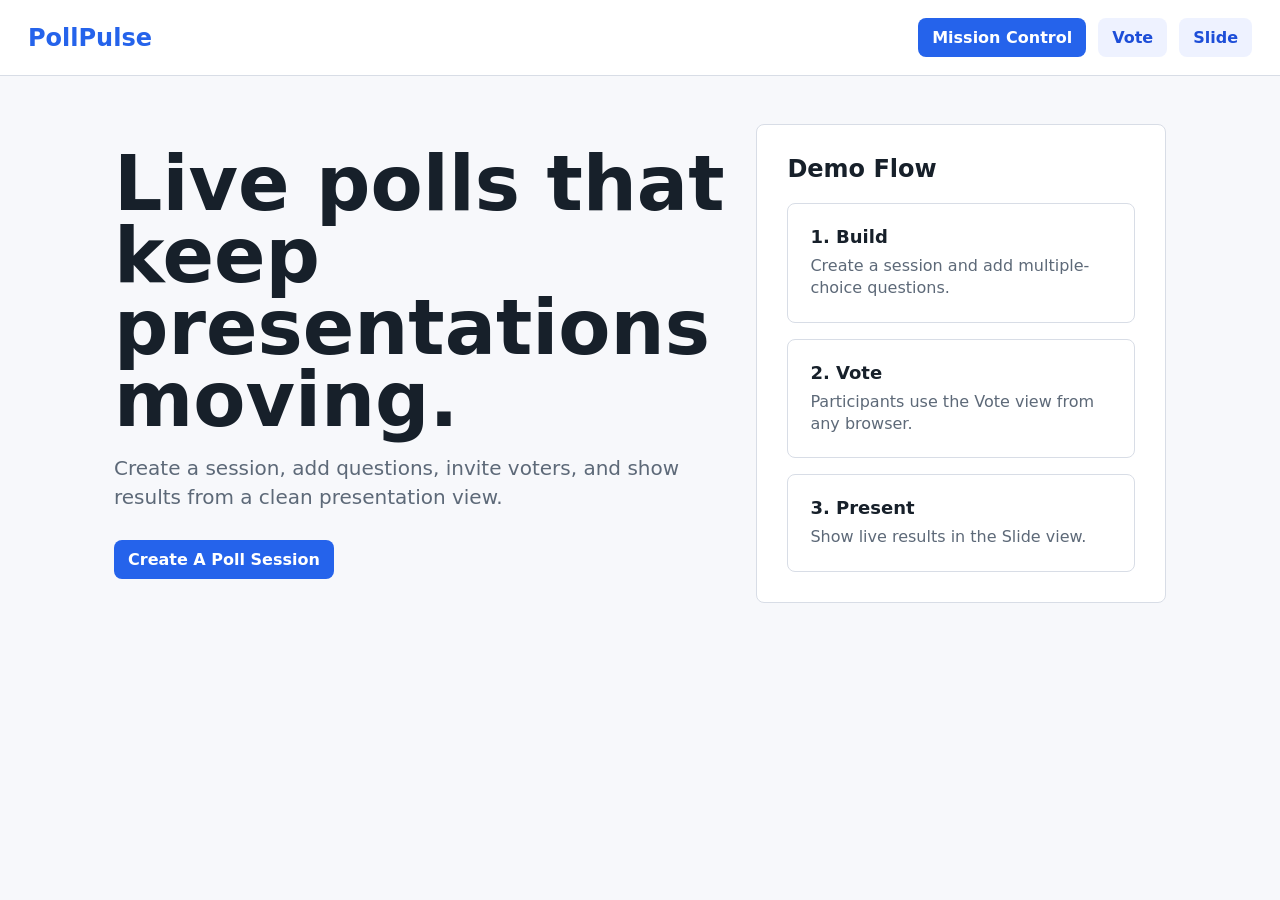
<file: index.html>
<!doctype html>
<html lang="en">
<head>
  <meta charset="utf-8">
  <meta name="viewport" content="width=device-width, initial-scale=1">
  <title>PollPulse</title>
  <link rel="stylesheet" href="assets/styles.css?v=12">
</head>
<body>
  <div class="app-shell">
    <header class="app-header">
      <div class="brand">Poll<span>Pulse</span></div>
      <nav class="nav-links" aria-label="Primary">
        <a href="mission-control.html">Mission Control</a>
        <a class="secondary" href="vote.html?v=12">Vote</a>
        <a class="secondary" href="slide.html?v=12">Slide</a>
      </nav>
    </header>

    <main class="page">
      <section class="hero">
        <div>
          <h1>Live polls that keep presentations moving.</h1>
          <p>
            Create a session, add questions, invite voters, and show results from a clean presentation view.
          </p>
          <a class="button" href="mission-control.html">Create A Poll Session</a>
        </div>

        <aside class="panel">
          <h2>Demo Flow</h2>
          <div class="card-grid" style="grid-template-columns: 1fr;">
            <div class="card">
              <strong>1. Build</strong>
              <span>Create a session and add multiple-choice questions.</span>
            </div>
            <div class="card">
              <strong>2. Vote</strong>
              <span>Participants use the Vote view from any browser.</span>
            </div>
            <div class="card">
              <strong>3. Present</strong>
              <span>Show live results in the Slide view.</span>
            </div>
          </div>
        </aside>
      </section>
    </main>
  </div>
</body>
</html>
</file>
<file: assets/styles.css>
:root {
  --bg: #f7f8fb;
  --surface: #ffffff;
  --text: #17202a;
  --muted: #5d6978;
  --border: #d8dde6;
  --accent: #2563eb;
  --accent-dark: #1d4ed8;
  --danger: #dc2626;
  --success-bg: #e9f8ef;
  --success-border: #9ed9b4;
  --success-text: #116329;
}

* {
  box-sizing: border-box;
}

[hidden] {
  display: none !important;
}

body {
  margin: 0;
  background: var(--bg);
  color: var(--text);
  font-family: Inter, ui-sans-serif, system-ui, -apple-system, BlinkMacSystemFont, "Segoe UI", sans-serif;
}

.app-shell {
  min-height: 100vh;
  display: grid;
  grid-template-rows: auto 1fr;
}

.app-header {
  background: var(--surface);
  border-bottom: 1px solid var(--border);
  padding: 18px 28px;
  display: flex;
  align-items: center;
  justify-content: space-between;
}

.brand {
  color: var(--accent);
  font-size: 24px;
  font-weight: 800;
  letter-spacing: 0;
}

.brand span {
  color: var(--accent);
}

.nav-links {
  display: flex;
  gap: 12px;
}

.nav-links a,
.button {
  background: var(--accent);
  border: 0;
  border-radius: 8px;
  color: #ffffff;
  cursor: pointer;
  display: inline-flex;
  font-weight: 700;
  justify-content: center;
  padding: 10px 14px;
  text-decoration: none;
}

.nav-links a.secondary,
.button.secondary {
  background: #eef2ff;
  color: var(--accent-dark);
}

.button.danger {
  background: var(--danger);
}

.button:disabled {
  cursor: default;
  opacity: 0.48;
}

.page {
  margin: 0 auto;
  max-width: 1100px;
  padding: 48px 24px;
  width: 100%;
}

.hero {
  display: grid;
  gap: 28px;
  grid-template-columns: minmax(0, 1.2fr) minmax(280px, 0.8fr);
  align-items: center;
}

.hero h1 {
  font-size: clamp(42px, 7vw, 76px);
  line-height: 0.95;
  margin: 0 0 18px;
}

.hero p {
  color: var(--muted);
  font-size: 20px;
  line-height: 1.45;
  margin: 0 0 28px;
}

.panel {
  background: var(--surface);
  border: 1px solid var(--border);
  border-radius: 8px;
  padding: 30px;
}

.panel h1,
.panel h2 {
  margin-top: 0;
}

.panel p {
  color: var(--muted);
  line-height: 1.45;
  margin-bottom: 22px;
}

label {
  color: var(--text);
  display: grid;
  font-size: 14px;
  font-weight: 800;
  gap: 10px;
  line-height: 1.2;
  margin-top: 22px;
}

input,
select,
textarea {
  background: #ffffff;
  border: 1px solid var(--border);
  border-radius: 8px;
  color: var(--text);
  font: inherit;
  font-size: 16px;
  line-height: 1.4;
  outline: none;
  padding: 14px 15px;
  width: 100%;
}

.select-shell {
  display: grid;
  position: relative;
}

.select-shell::after {
  border-bottom: 2px solid var(--muted);
  border-right: 2px solid var(--muted);
  content: "";
  height: 8px;
  pointer-events: none;
  position: absolute;
  right: 15px;
  top: 50%;
  transform: translateY(-68%) rotate(45deg);
  width: 8px;
}

.select-shell select {
  appearance: none;
  background:
    linear-gradient(180deg, #ffffff 0%, #f8fafc 100%);
  border: 1px solid var(--border);
  border-radius: 8px;
  box-shadow: 0 1px 0 rgba(17, 24, 39, 0.03);
  color: var(--text);
  cursor: pointer;
  font-weight: 750;
  min-height: 50px;
  padding: 13px 46px 13px 15px;
}

.select-shell select:hover {
  border-color: #b8c2d3;
}

.select-shell select:focus {
  border-color: var(--accent);
  box-shadow: 0 0 0 4px rgba(37, 99, 235, 0.14);
}

.select-shell select:disabled {
  background: #f3f4f6;
  color: #9ca3af;
  cursor: default;
}

textarea {
  min-height: 136px;
  resize: vertical;
}

input::placeholder,
textarea::placeholder {
  color: #8a94a6;
}

input:focus,
textarea:focus {
  border-color: var(--accent);
  box-shadow: 0 0 0 4px rgba(37, 99, 235, 0.14);
}

.form-actions {
  align-items: center;
  display: flex;
  flex-wrap: wrap;
  gap: 14px;
  margin-top: 28px;
}

.save-status {
  background: var(--success-bg);
  border: 1px solid var(--success-border);
  border-radius: 999px;
  color: var(--success-text);
  display: none;
  font-size: 14px;
  font-weight: 800;
  padding: 9px 12px;
}

.save-status.is-visible {
  display: inline-flex;
}

.session-admin-grid {
  display: grid;
  gap: 16px;
  grid-template-columns: minmax(0, 1fr) minmax(0, 1fr);
  margin-top: 18px;
}

.session-admin-grid label {
  margin-top: 0;
}

.session-mode-block {
  display: grid;
  gap: 12px;
  margin-top: 24px;
}

.field-label {
  color: var(--text);
  font-size: 14px;
  font-weight: 900;
  margin: 0;
}

.session-mode-buttons {
  display: grid;
  gap: 10px;
  grid-template-columns: repeat(3, minmax(0, 1fr));
}

.session-mode-button {
  min-height: 48px;
  text-align: center;
  width: 100%;
}

.session-mode-button.is-active {
  background: var(--accent);
  color: #ffffff;
  box-shadow: 0 8px 18px rgba(37, 99, 235, 0.18);
}

.session-mode-button[data-session-mode="delete"].is-active {
  background: var(--danger);
  box-shadow: 0 8px 18px rgba(220, 38, 38, 0.18);
}

.session-list-panel {
  border-top: 1px solid var(--border);
  margin-top: 24px;
  padding-top: 24px;
}

.session-list-panel h2 {
  font-size: 22px;
  margin: 0 0 6px;
}

.session-list-panel p {
  margin: 0 0 14px;
}

.session-card-list {
  display: grid;
  gap: 12px;
}

.session-card-button {
  align-items: flex-start;
  background: #ffffff;
  border: 1px solid var(--border);
  border-radius: 8px;
  color: var(--text);
  cursor: pointer;
  display: grid;
  gap: 6px;
  padding: 16px;
  text-align: left;
  width: 100%;
}

.session-card-button:hover {
  border-color: #b8c2d3;
  box-shadow: 0 8px 20px rgba(17, 24, 39, 0.06);
}

.session-card-button:focus {
  border-color: var(--accent);
  box-shadow: 0 0 0 4px rgba(37, 99, 235, 0.14);
  outline: none;
}

.session-card-button.is-selected {
  background: #eef2ff;
  border-color: var(--accent);
  box-shadow: 0 0 0 3px rgba(37, 99, 235, 0.14);
}

.session-card-button strong {
  font-size: 16px;
  line-height: 1.25;
}

.session-card-button span {
  color: var(--muted);
  font-size: 14px;
  font-weight: 700;
  line-height: 1.35;
}

.session-empty-card {
  background: #f8fafc;
}

.card-grid {
  display: grid;
  gap: 16px;
  grid-template-columns: repeat(3, minmax(0, 1fr));
}

.card {
  background: var(--surface);
  border: 1px solid var(--border);
  border-radius: 8px;
  padding: 22px;
}

.card strong {
  display: block;
  font-size: 18px;
  margin-bottom: 8px;
}

.card span {
  color: var(--muted);
  line-height: 1.4;
}

#question-options {
  font-family: inherit;
}

#question-list .card {
  padding: 24px;
}

.vote-shell {
  background: #eef2ff;
}

.vote-header {
  justify-content: center;
}

.vote-page {
  max-width: 680px;
  padding: 22px 14px 34px;
}

.vote-panel {
  border-radius: 8px;
  padding: 24px;
}

.vote-panel h1 {
  font-size: clamp(28px, 7vw, 44px);
  line-height: 1.05;
  margin-bottom: 22px;
}

#vote-session,
#vote-type,
#slide-session,
#slide-status {
  color: var(--muted);
  font-weight: 800;
  margin: 0 0 8px;
}

.vote-meta-row {
  align-items: center;
  display: flex;
  flex-wrap: wrap;
  gap: 10px;
  margin-bottom: 12px;
}

.vote-status-pill,
.vote-countdown-pill {
  border-radius: 999px;
  display: inline-flex;
  font-size: 13px;
  font-weight: 900;
  padding: 8px 11px;
}

.vote-status-pill {
  background: #eef2ff;
  color: var(--accent-dark);
}

.vote-status-pill.is-closed {
  background: #f3f4f6;
  color: #6b7280;
}

.vote-countdown-pill {
  background: #111827;
  color: #ffffff;
}

.vote-countdown-pill:empty {
  display: none;
}

.vote-options {
  display: grid;
  gap: 12px;
}

.vote-option {
  align-items: stretch;
  background: #ffffff;
  border: 1px solid var(--border);
  border-radius: 8px;
  color: var(--text);
  cursor: pointer;
  display: grid;
  gap: 10px;
  min-height: 62px;
  padding: 15px;
  text-align: left;
  width: 100%;
}

.vote-option span:first-child {
  font-size: 17px;
  font-weight: 900;
}

.vote-option.is-selected {
  background: #dbeafe;
  border-color: var(--accent);
  box-shadow: 0 0 0 3px rgba(37, 99, 235, 0.16);
}

.vote-option.is-closed {
  background: #f3f4f6;
  color: #6b7280;
  cursor: default;
}

.vote-option.is-closed.is-selected {
  background: #e0e7ff;
  border-color: #818cf8;
  color: #1f2937;
}

.vote-result {
  display: grid;
  gap: 7px;
}

.vote-result-line {
  align-items: center;
  display: flex;
  justify-content: space-between;
}

.vote-result-line small {
  color: var(--muted);
  font-weight: 900;
}

.vote-result-track {
  background: #e5e7eb;
  border-radius: 999px;
  height: 10px;
  overflow: hidden;
}

.vote-result-fill {
  background: var(--accent);
  height: 100%;
}

.vote-message {
  font-weight: 800;
  margin-top: 18px;
}

.slide-page {
  max-width: 1320px;
  padding: 28px 18px;
}

.slide-panel {
  min-height: calc(100vh - 120px);
}

.slide-topbar,
.slide-controls,
.slide-layout,
.slide-primary-actions,
.timer-group,
.question-nav {
  display: flex;
  gap: 12px;
}

.slide-topbar {
  align-items: center;
  justify-content: space-between;
  margin-bottom: 18px;
}

.slide-controls {
  align-items: center;
  flex-wrap: wrap;
  margin-bottom: 30px;
}

.slide-primary-actions,
.timer-group,
.question-nav {
  flex-wrap: wrap;
}

.countdown {
  background: #111827;
  border-radius: 999px;
  color: #ffffff;
  font-size: 18px;
  font-weight: 900;
  min-height: 42px;
  min-width: 190px;
  padding: 10px 16px;
  text-align: center;
}

.countdown:empty {
  visibility: hidden;
}

.slide-layout {
  align-items: start;
  display: grid;
  gap: 28px;
  grid-template-columns: minmax(0, 1fr) minmax(190px, 240px);
}

.slide-main {
  min-width: 0;
}

.slide-layout h1 {
  font-size: clamp(34px, 5vw, 72px);
  line-height: 1.02;
  margin-bottom: 28px;
  overflow-wrap: anywhere;
}

.qr-panel {
  border: 1px solid var(--border);
  border-radius: 8px;
  padding: 18px;
  text-align: center;
}

.qr-panel strong {
  display: block;
  font-size: 22px;
  margin-bottom: 12px;
}

.qr-code {
  background: #ffffff;
  border: 1px solid var(--border);
  border-radius: 8px;
  display: grid;
  min-height: 0;
  overflow: hidden;
  padding: 10px;
  place-items: center;
  width: 100%;
}

.qr-code img,
.qr-code canvas {
  display: block;
  height: auto;
  max-width: 100%;
  width: 100%;
}

.qr-panel a {
  color: var(--accent);
  display: block;
  font-weight: 800;
  margin-top: 12px;
  overflow-wrap: anywhere;
  word-break: break-word;
}

@media (max-width: 760px) {
  .app-header,
  .nav-links {
    align-items: stretch;
    flex-direction: column;
  }

  .page {
    padding: 24px 14px;
  }

  .hero,
  .card-grid,
  .session-admin-grid,
  .session-mode-buttons,
  .slide-layout {
    grid-template-columns: 1fr;
  }

  .session-card-button {
    padding: 15px;
  }

  .panel {
    padding: 22px;
  }

  .form-actions,
  .form-actions .button,
  .form-actions a.button {
    width: 100%;
  }

  .slide-page {
    padding: 12px;
  }

  .slide-panel {
    min-height: auto;
    padding: 16px;
  }

  .slide-topbar {
    align-items: flex-start;
    flex-direction: column;
  }

  .countdown {
    border-radius: 8px;
    font-size: 16px;
    min-width: 0;
    width: 100%;
  }

  .slide-controls {
    display: grid;
    gap: 14px;
  }

  .slide-primary-actions,
  .timer-group,
  .question-nav {
    display: grid;
    grid-template-columns: repeat(2, minmax(0, 1fr));
    width: 100%;
  }

  .slide-primary-actions {
    grid-template-columns: 1fr;
  }

  .slide-controls .button,
  .timer-group .button,
  .question-nav .button {
    min-height: 44px;
    width: 100%;
  }

  .slide-layout {
    gap: 18px;
  }

  .slide-layout h1 {
    font-size: clamp(30px, 10vw, 44px);
    margin-bottom: 18px;
  }

  .qr-panel {
    order: -1;
    padding: 14px;
  }

  .qr-code {
    margin: 0 auto;
    max-width: 220px;
  }

  #slide-results .card {
    padding: 18px;
  }
}

.session-mode-buttons .session-mode-button {
  align-items: center;
  display: flex;
  font-family: inherit;
  font-size: 16px;
  font-weight: 700;
  justify-content: center;
  line-height: 1.25;
  min-height: 56px;
  padding: 0 18px;
  text-align: center;
}
</file>
